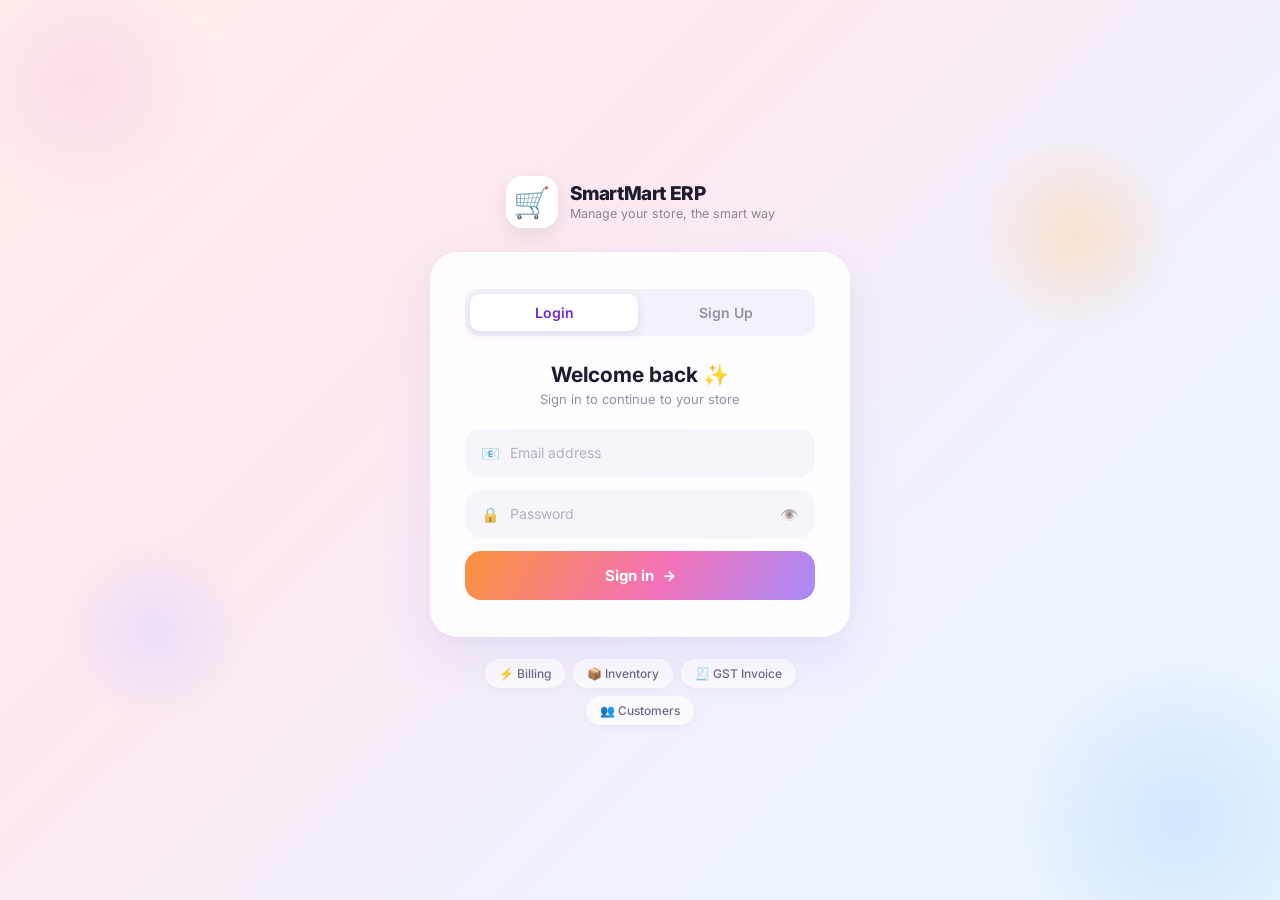
<file: index.html>
<!DOCTYPE html>
<html lang="en">
<head>
    <meta charset="UTF-8">
    <meta name="viewport" content="width=device-width, initial-scale=1.0">
    <title>SmartMart ERP | Dashboard</title>
    <link rel="stylesheet" href="css/dashboard.css">
</head>
<body>

<div class="erp-layout">

    <!--SIDEBAR-->
         
    <aside class="sidebar" id="sidebar">

        <div class="sidebar-logo">
            <div class="logo-icon">🛒</div>
            <div class="logo-text">
                <span class="logo-name">SmartMart</span>
                <span class="logo-sub">ERP System</span>
            </div>
        </div>

        <div class="sidebar-user">
            <div class="user-avatar" id="sidebarAvatar">A</div>
            <div class="user-info">
                <div class="user-name" id="sidebarName">Admin</div>
                <div class="user-role">Administrator</div>
            </div>
        </div>

        <nav class="sidebar-nav">
            <div class="nav-label">Main Menu</div>

            <a class="nav-item active" onclick="loadModule('dashboard', this)">
                <span class="nav-icon">📊</span>
                <span class="nav-text">Dashboard</span>
            </a>
            <a class="nav-item" onclick="loadModule('billing', this)">
                <span class="nav-icon">🧾</span>
                <span class="nav-text">Billing / POS</span>
            </a>
            <a class="nav-item" onclick="loadModule('inventory', this)">
                <span class="nav-icon">📦</span>
                <span class="nav-text">Inventory</span>
            </a>

            <div class="nav-label">Management</div>

            <a class="nav-item" onclick="loadModule('customers', this)">
                <span class="nav-icon">👥</span>
                <span class="nav-text">Customers</span>
            </a>
            <a class="nav-item" onclick="loadModule('sales', this)">
                <span class="nav-icon">💰</span>
                <span class="nav-text">Sales</span>
            </a>
            <a class="nav-item" onclick="loadModule('settings', this)">
                <span class="nav-icon">⚙️</span>
                <span class="nav-text">Settings</span>
            </a>
        </nav>

        <div class="sidebar-footer">
            <a class="nav-item logout-item" onclick="handleLogout()">
                <span class="nav-icon">🚪</span>
                <span class="nav-text">Logout</span>
            </a>
        </div>

    </aside>

    <!--MAIN CONTENT--> 
         
    <div class="main-wrap">

        <!-- Topbar -->
        <header class="topbar">
            <div class="topbar-left">
                <button class="menu-btn" onclick="toggleSidebar()">☰</button>
                <span class="page-title" id="pageTitle">Dashboard</span>
            </div>
            <div class="topbar-right">
                <div class="topbar-user">
                    <div class="topbar-avatar" id="topbarAvatar">A</div>
                    <span class="topbar-name" id="topbarName">Admin</span>
                </div>
            </div>
        </header>

        <!-- Content Area — JS inject karega -->
        <main class="content" id="content-area"></main>

    </div>

</div>

<!-- ════ PRODUCT MODAL ════ -->
<div class="modal-overlay" id="productModal">
    <div class="modal-box">
        <div class="modal-head">
            <h3 id="modalTitle">Add Product</h3>
            <button class="modal-close" onclick="closeModal('productModal')">✕</button>
        </div>
        <div class="form-row-2">
            <div class="form-group">
                <label>Product Name</label>
                <input type="text" id="prodName" placeholder="e.g. Wireless Mouse">
            </div>
            <div class="form-group">
                <label>Category</label>
                <select id="prodCategory">
                    <option>Electronics</option>
                    <option>Furniture</option>
                    <option>Stationery</option>
                    <option>Grocery</option>
                    <option>Clothing</option>
                </select>
            </div>
        </div>
        <div class="form-row-2">
            <div class="form-group">
                <label>Price (₹)</label>
                <input type="number" id="prodPrice" placeholder="Amount">
            </div>
            <div class="form-group">
                <label>GST Rate (%)</label>
                <select id="prodGst">
                    <option value="2" selected>2%</option>
                    <option value="5">5%</option>
                    <option value="12">12%</option>
                    <option value="18">18%</option>
                    <option value="28">28%</option>
                </select>
            </div>
        </div>
        <div class="form-group">
            <label>Stock Quantity</label>
            <input type="number" id="prodStock" placeholder="e.g. 50">
        </div>
        <button class="btn btn-primary btn-full" onclick="submitProduct()">
            💾 Save Product
        </button>
    </div>
</div>

<!-- CUSTOMER MODAL -->
<div class="modal-overlay" id="customerModal">
    <div class="modal-box">
        <div class="modal-head">
            <h3>Add Customer</h3>
            <button class="modal-close" onclick="closeModal('customerModal')">✕</button>
        </div>
        <div class="form-group">
            <label>Full Name</label>
            <input type="text" id="custName" placeholder="Enter name">
        </div>
        <div class="form-group">
            <label>Phone Number</label>
            <input type="tel" id="custPhone" placeholder="e.g. 9876543210">
        </div>
        <div class="form-group">
            <label>Email (Optional)</label>
            <input type="email" id="custEmail" placeholder="Enter email">
        </div>
        <button class="btn btn-primary btn-full" onclick="submitCustomer()">
            💾 Save Customer
        </button>
    </div>
</div>

<!-- Toast container -->
<div class="toast-container" id="toastContainer"></div>

<script src="js/app.js"></script>

</body>
</html>
</file>
<file: css/dashboard.css>
/* =============================================
   SmartMart ERP  css/dashboard.css
   Professional clean dashboard
   ============================================= */
 
@import url('https://fonts.googleapis.com/css2?family=Inter:wght@400;500;600;700;800&display=swap');
 
*, *::before, *::after { box-sizing: border-box; margin: 0; padding: 0; }
 
:root {
    --primary:        #6366f1;
    --primary-light:  #eef2ff;
    --primary-dark:   #4f46e5;
    --success:        #10b981;
    --success-light:  #ecfdf5;
    --warning:        #f59e0b;
    --warning-light:  #fffbeb;
    --danger:         #ef4444;
    --danger-light:   #fef2f2;
 
    --sidebar-bg:     #1e1b2e;
    --sidebar-w:      240px;
 
    --bg:             #f8f9fc;
    --surface:        #ffffff;
    --border:         #e8eaed;
    --text:           #111827;
    --text-2:         #4b5563;
    --text-3:         #9ca3af;
 
    --topbar-h:       60px;
    --radius:         12px;
    --shadow:         0 1px 4px rgba(0,0,0,0.06);
    --shadow-md:      0 4px 16px rgba(0,0,0,0.08);
}
 
html, body { height: 100%; font-family: 'Inter', sans-serif; background: var(--bg); color: var(--text); }
 
/* ════════════════════════════════
   LAYOUT
════════════════════════════════ */
.erp-layout {
    display: flex;
    height: 100vh;
    overflow: hidden;
}
 
/* ════════════════════════════════
   SIDEBAR
════════════════════════════════ */
.sidebar {
    width: var(--sidebar-w);
    background: var(--sidebar-bg);
    height: 100vh;
    display: flex;
    flex-direction: column;
    flex-shrink: 0;
    transition: width 0.25s ease;
    overflow: hidden;
    z-index: 100;
}
 
.sidebar-logo {
    display: flex;
    align-items: center;
    gap: 10px;
    padding: 20px 18px;
    border-bottom: 1px solid rgba(255,255,255,0.06);
    flex-shrink: 0;
}
 
.logo-icon {
    font-size: 24px;
    width: 40px; height: 40px;
    background: linear-gradient(135deg, #6366f1, #8b5cf6);
    border-radius: 10px;
    display: flex;
    align-items: center;
    justify-content: center;
    flex-shrink: 0;
}
 
.logo-name {
    display: block;
    font-size: 15px;
    font-weight: 700;
    color: #ffffff;
    line-height: 1.2;
}
 
.logo-sub {
    display: block;
    font-size: 10.5px;
    color: #6b7280;
    margin-top: 1px;
}
 
.sidebar-user {
    display: flex;
    align-items: center;
    gap: 10px;
    padding: 14px 18px;
    margin: 8px 10px;
    background: rgba(255,255,255,0.04);
    border-radius: 10px;
    flex-shrink: 0;
}
 
.user-avatar {
    width: 34px; height: 34px;
    border-radius: 50%;
    background: linear-gradient(135deg, #6366f1, #ec4899);
    color: white;
    font-size: 14px;
    font-weight: 700;
    display: flex;
    align-items: center;
    justify-content: center;
    flex-shrink: 0;
}
 
.user-name { font-size: 13px; font-weight: 600; color: #e5e7eb; }
.user-role { font-size: 10.5px; color: #6b7280; margin-top: 1px; }
 
.sidebar-nav {
    flex: 1;
    padding: 8px 10px;
    overflow-y: auto;
}
 
.nav-label {
    font-size: 10px;
    font-weight: 700;
    color: #4b5563;
    text-transform: uppercase;
    letter-spacing: 0.08em;
    padding: 14px 10px 6px;
}
 
.nav-item {
    display: flex;
    align-items: center;
    gap: 10px;
    padding: 10px 12px;
    border-radius: 9px;
    color: #9ca3af;
    font-size: 13.5px;
    font-weight: 500;
    cursor: pointer;
    transition: all 0.15s ease;
    margin-bottom: 2px;
    text-decoration: none;
}
 
.nav-item:hover {
    background: rgba(255,255,255,0.06);
    color: #e5e7eb;
}
 
.nav-item.active {
    background: linear-gradient(90deg, rgba(99,102,241,0.25), rgba(99,102,241,0.08));
    color: #a5b4fc;
    border-left: 3px solid #6366f1;
}
 
.nav-icon { font-size: 16px; width: 20px; text-align: center; flex-shrink: 0; }
 
.sidebar-footer {
    padding: 10px;
    border-top: 1px solid rgba(255,255,255,0.06);
    flex-shrink: 0;
}
 
.logout-item { color: #6b7280 !important; }
.logout-item:hover {
    background: rgba(239,68,68,0.1) !important;
    color: #fca5a5 !important;
}
 
/* ════════════════════════════════
   MAIN WRAPPER
════════════════════════════════ */
.main-wrap {
    flex: 1;
    display: flex;
    flex-direction: column;
    overflow: hidden;
    min-width: 0;
}
 
/* ════ TOPBAR ════ */
.topbar {
    height: var(--topbar-h);
    background: var(--surface);
    border-bottom: 1px solid var(--border);
    display: flex;
    align-items: center;
    justify-content: space-between;
    padding: 0 24px;
    flex-shrink: 0;
    box-shadow: var(--shadow);
}
 
.topbar-left { display: flex; align-items: center; gap: 14px; }
 
.menu-btn {
    background: none;
    border: none;
    font-size: 20px;
    cursor: pointer;
    color: var(--text-2);
    width: 36px; height: 36px;
    border-radius: 8px;
    display: flex;
    align-items: center;
    justify-content: center;
    transition: background 0.15s;
}
.menu-btn:hover { background: var(--bg); }
 
.page-title { font-size: 16px; font-weight: 600; color: var(--text); }
 
.topbar-right { display: flex; align-items: center; gap: 12px; }
 
.topbar-user {
    display: flex;
    align-items: center;
    gap: 9px;
    font-size: 13.5px;
    color: var(--text-2);
}
 
.topbar-avatar {
    width: 34px; height: 34px;
    border-radius: 50%;
    background: linear-gradient(135deg, #6366f1, #ec4899);
    color: white;
    font-size: 13px;
    font-weight: 700;
    display: flex;
    align-items: center;
    justify-content: center;
}
 
/* ════ CONTENT ════ */
.content {
    flex: 1;
    overflow-y: auto;
    padding: 24px;
}
 
/* ════════════════════════════════
   PAGE HEADER
════════════════════════════════ */
.page-header {
    display: flex;
    align-items: center;
    justify-content: space-between;
    margin-bottom: 24px;
}
 
.page-header h1 {
    font-size: 20px;
    font-weight: 700;
    color: var(--text);
}
 
.page-header p {
    font-size: 13px;
    color: var(--text-3);
    margin-top: 2px;
}
 
/* ════════════════════════════════
   STAT CARDS
════════════════════════════════ */
.stats-grid {
    display: grid;
    grid-template-columns: repeat(auto-fit, minmax(200px, 1fr));
    gap: 16px;
    margin-bottom: 24px;
}
 
.stat-card {
    background: var(--surface);
    border: 1px solid var(--border);
    border-radius: 14px;
    padding: 20px;
    display: flex;
    align-items: center;
    gap: 16px;
    box-shadow: var(--shadow);
    transition: box-shadow 0.2s, transform 0.2s;
    animation: cardIn 0.4s ease backwards;
}
 
.stat-card:nth-child(1) { animation-delay: 0.05s; }
.stat-card:nth-child(2) { animation-delay: 0.10s; }
.stat-card:nth-child(3) { animation-delay: 0.15s; }
.stat-card:nth-child(4) { animation-delay: 0.20s; }
 
@keyframes cardIn {
    from { opacity: 0; transform: translateY(12px); }
    to   { opacity: 1; transform: translateY(0); }
}
 
.stat-card:hover {
    box-shadow: var(--shadow-md);
    transform: translateY(-2px);
}
 
.stat-icon {
    width: 50px; height: 50px;
    border-radius: 12px;
    display: flex;
    align-items: center;
    justify-content: center;
    font-size: 22px;
    flex-shrink: 0;
}
 
.stat-icon.blue   { background: var(--primary-light); }
.stat-icon.green  { background: var(--success-light); }
.stat-icon.amber  { background: var(--warning-light); }
.stat-icon.red    { background: var(--danger-light);  }
 
.stat-val {
    font-size: 24px;
    font-weight: 700;
    color: var(--text);
    line-height: 1.1;
}
 
.stat-label {
    font-size: 12px;
    color: var(--text-3);
    margin-top: 3px;
    font-weight: 500;
}
 
/* ════════════════════════════════
   GRID 2-COL LAYOUT
════════════════════════════════ */
.grid-2 {
    display: grid;
    grid-template-columns: 1fr 1fr;
    gap: 16px;
}
 
/* ════════════════════════════════
   SECTION BOX
════════════════════════════════ */
.section-box {
    background: var(--surface);
    border: 1px solid var(--border);
    border-radius: 14px;
    box-shadow: var(--shadow);
    overflow: hidden;
    animation: cardIn 0.4s ease 0.2s backwards;
}
 
.section-head {
    display: flex;
    align-items: center;
    justify-content: space-between;
    padding: 16px 20px;
    border-bottom: 1px solid var(--border);
}
 
.section-head h2 {
    font-size: 14px;
    font-weight: 600;
    color: var(--text);
}

 
/* ════════════════════════════════
   TABLE
════════════════════════════════ */
.data-table {
    width: 100%;
    border-collapse: collapse;
}
 
.data-table th {
    padding: 11px 16px;
    font-size: 11px;
    font-weight: 600;
    color: var(--text-3);
    text-transform: uppercase;
    letter-spacing: 0.06em;
    background: #fafafa;
    border-bottom: 1px solid var(--border);
    text-align: left;
}
 
.data-table td {
    padding: 12px 16px;
    font-size: 13.5px;
    color: var(--text-2);
    border-bottom: 1px solid #f3f4f6;
}
 
.data-table tbody tr:last-child td { border-bottom: none; }
.data-table tbody tr:hover { background: #fafafa; }
 
/* ════════════════════════════════
   BADGES
════════════════════════════════ */
.badge {
    display: inline-block;
    padding: 3px 10px;
    border-radius: 20px;
    font-size: 11.5px;
    font-weight: 600;
}
 
.badge-success { background: var(--success-light); color: var(--success); }
.badge-warning { background: var(--warning-light); color: var(--warning); }
.badge-danger  { background: var(--danger-light);  color: var(--danger);  }
.badge-primary { background: var(--primary-light); color: var(--primary); }
 
/* ════════════════════════════════
   BUTTONS
════════════════════════════════ */
.btn {
    display: inline-flex;
    align-items: center;
    gap: 6px;
    padding: 9px 18px;
    border-radius: 9px;
    font-size: 13.5px;
    font-weight: 600;
    font-family: 'Inter', sans-serif;
    cursor: pointer;
    border: none;
    transition: all 0.15s ease;
}
 
.btn:hover { transform: translateY(-1px); }
.btn:active { transform: translateY(0); }
 
.btn-primary { background: var(--primary); color: white; }
.btn-primary:hover { background: var(--primary-dark); box-shadow: 0 6px 16px rgba(99,102,241,0.3); }
 
.btn-danger  { background: var(--danger);  color: white; }
.btn-danger:hover  { background: #dc2626; }
 
.btn-ghost {
    background: transparent;
    color: var(--text-2);
    border: 1px solid var(--border);
}
.btn-ghost:hover { background: var(--bg); }
 
.btn-sm { padding: 5px 12px; font-size: 12px; }
.btn-full { width: 100%; justify-content: center; }
 
.btn-edit { background: #eff6ff; color: #2563eb; border: none; padding: 5px 11px; border-radius: 7px; font-size: 12px; font-weight: 600; cursor: pointer; }
.btn-edit:hover { background: #2563eb; color: white; }
.btn-del  { background: #fef2f2; color: #ef4444; border: none; padding: 5px 11px; border-radius: 7px; font-size: 12px; font-weight: 600; cursor: pointer; margin-left: 4px; }
.btn-del:hover  { background: #ef4444; color: white; }
 
/* ════════════════════════════════
   FORMS
════════════════════════════════ */
.form-group {
    display: flex;
    flex-direction: column;
    gap: 5px;
    margin-bottom: 14px;
}
 
.form-group label {
    font-size: 12.5px;
    font-weight: 600;
    color: var(--text-2);
}
 
.form-group input,
.form-group select {
    padding: 10px 13px;
    border: 1.5px solid var(--border);
    border-radius: 9px;
    font-size: 13.5px;
    font-family: 'Inter', sans-serif;
    color: var(--text);
    background: #fafafa;
    outline: none;
    transition: all 0.2s ease;
}
 
.form-group input:focus,
.form-group select:focus {
    border-color: var(--primary);
    background: white;
    box-shadow: 0 0 0 3px rgba(99,102,241,0.10);
}
 
.form-row-2 { display: grid; grid-template-columns: 1fr 1fr; gap: 12px; }
 
.search-bar {
    width: 100%;
    padding: 12px 16px 12px 40px; /* Left side mein icon ke liye jagah */
    border-radius: 12px;
    border: 1.5px solid var(--border);
    background: var(--bg);
    color: var(--text);
    font-size: 14px;
    transition: all 0.3s ease;
    outline: none;
    background-image: url('data:image/svg+xml;utf8,<svg xmlns="http://www.w3.org/2000/svg" fill="none" viewBox="0 0 24 24" stroke="%239ca3af" stroke-width="2"><path stroke-linecap="round" stroke-linejoin="round" d="M21 21l-6-6m2-5a7 7 0 11-14 0 7 7 0 0114 0z"/></svg>');
    background-repeat: no-repeat;
    background-position: 12px center;
    background-size: 18px;
}

.search-bar:focus {
    border-color: var(--primary);
    box-shadow: 0 0 0 4px rgba(var(--primary-rgb), 0.1);
    background-color: var(--card-bg);
}

/* Dark mode mein icon ka color change karne ke liye */
.dark-mode .search-bar {
    background-image: url('data:image/svg+xml;utf8,<svg xmlns="http://www.w3.org/2000/svg" fill="none" viewBox="0 0 24 24" stroke="%236b7280" stroke-width="2"><path stroke-linecap="round" stroke-linejoin="round" d="M21 21l-6-6m2-5a7 7 0 11-14 0 7 7 0 0114 0z"/></svg>');
}
 
/* Toolbar */
.toolbar {
    display: flex;
    align-items: center;
    justify-content: space-between;
    margin-bottom: 16px;
    gap: 12px;
}
 
/* ════════════════════════════════
   MODAL
════════════════════════════════ */
.modal-overlay {
    display: none;
    position: fixed;
    inset: 0;
    background: rgba(0,0,0,0.4);
    z-index: 500;
    align-items: center;
    justify-content: center;
    animation: fadeIn 0.2s ease;
}
 
.modal-overlay.open { display: flex; }
 
@keyframes fadeIn {
    from { opacity: 0; }
    to   { opacity: 1; }
}
 
.modal-box {
    background: white;
    border-radius: 18px;
    padding: 28px 30px;
    width: 100%;
    max-width: 460px;
    box-shadow: 0 20px 60px rgba(0,0,0,0.15);
    animation: modalIn 0.25s ease;
}
 
@keyframes modalIn {
    from { opacity: 0; transform: scale(0.95) translateY(10px); }
    to   { opacity: 1; transform: scale(1) translateY(0); }
}
 
.modal-head {
    display: flex;
    align-items: center;
    justify-content: space-between;
    margin-bottom: 22px;
}
 
.modal-head h3 { font-size: 16px; font-weight: 700; }
 
.modal-close {
    background: var(--bg);
    border: none;
    width: 30px; height: 30px;
    border-radius: 8px;
    cursor: pointer;
    font-size: 14px;
    display: flex;
    align-items: center;
    justify-content: center;
    color: var(--text-2);
    transition: background 0.15s;
}
.modal-close:hover { background: #fee2e2; color: var(--danger); }
 
/* ════════════════════════════════
   BILLING / POS
════════════════════════════════ */
/* Layout Fixes */
.pos-layout {
    display: grid;
    grid-template-columns: 1fr 340px;
    gap: 16px;
    height: calc(100vh - 112px);
    padding: 0 16px; /* Content ko margin diya */
}

.pos-left, .pos-right {
    background: var(--card-bg); /* Dark mode compatible */
    border: 1px solid var(--border);
    border-radius: 14px;
    padding: 18px;
    display: flex;
    flex-direction: column;
    overflow: hidden;
}

/* Product Grid Fix */
.product-grid {
    display: grid;
    grid-template-columns: repeat(auto-fill, minmax(140px, 1fr));
    gap: 12px;
    overflow-y: auto;
    flex: 1;
    margin-top: 14px;
}

.product-tile {
    background: var(--bg);
    border: 1.5px solid var(--border);
    border-radius: 12px;
    padding: 14px 10px;
    cursor: pointer;
    text-align: center;
    transition: all 0.2s ease;
}

.product-tile:hover {
    border-color: var(--primary);
    background: var(--primary-light);
    transform: translateY(-2px);
}

/* Cart Item Styling Fix */
.cart-item {
    display: flex;
    align-items: center;
    gap: 10px;
    padding: 10px 0;
    border-bottom: 1px solid var(--border);
}

.ci-name { 
    flex: 1; 
    font-size: 13px; 
    font-weight: 500; 
    color: var(--text); 
}

/* Quantity Button Fixes */
.qty-btn {
    width: 28px; height: 28px;
    border-radius: 8px; /* Rounded-square look is better */
    border: 1px solid var(--border);
    background: var(--bg);
    cursor: pointer;
    color: var(--text);
    display: flex;
    align-items: center;
    justify-content: center;
    transition: 0.2s;
}
.qty-btn:hover { background: var(--primary); color: white; }

/* GST Summary Fix */
.gst-summary {
    background: var(--bg);
    border-radius: 10px;
    padding: 14px;
    margin-top: 12px;
    border: 1px solid var(--border);
}

.gst-row.total {
    border-top: 1px solid var(--border);
    margin-top: 8px;
    padding-top: 10px;
    color: var(--text);
}
 
/* ════════════════════════════════
   SETTINGS
════════════════════════════════ */
.settings-grid {
    display: grid;
    grid-template-columns: 1fr 1fr;
    gap: 16px;
}
 
.settings-card {
    background: white;
    border: 1px solid var(--border);
    border-radius: 14px;
    padding: 24px;
    box-shadow: var(--shadow);
}
 
.settings-card h3 {
    font-size: 14px;
    font-weight: 700;
    margin-bottom: 18px;
    padding-bottom: 12px;
    border-bottom: 1px solid var(--border);
}
 
/* ════════════════════════════════
   TOAST
════════════════════════════════ */
.toast-container {
    position: fixed;
    top: 18px; right: 18px;
    z-index: 999;
    display: flex;
    flex-direction: column;
    gap: 8px;
}
 
.toast {
    padding: 12px 20px;
    border-radius: 10px;
    font-size: 13.5px;
    font-weight: 500;
    color: white;
    box-shadow: var(--shadow-md);
    min-width: 220px;
    animation: toastIn 0.3s ease;
}
 
@keyframes toastIn {
    from { opacity: 0; transform: translateX(30px); }
    to   { opacity: 1; transform: translateX(0); }
}
 
.toast-success { background: #10b981; }
.toast-error   { background: #ef4444; }
.toast-warning { background: #f59e0b; }
 
/* Empty state */
.empty-state { text-align: center; padding: 40px; color: var(--text-3); }
.empty-state .ei { font-size: 40px; margin-bottom: 12px; }
.empty-state p { font-size: 14px; }
 
/* Sidebar hidden */
.sidebar.collapsed { width: 0; }
 
/* Responsive */
@media (max-width: 768px) {
    .sidebar { position: fixed; height: 100%; z-index: 200; width: 0; }
    .sidebar.open { width: var(--sidebar-w); }
    .main-wrap { width: 100%; }
    .grid-2 { grid-template-columns: 1fr; }
    .settings-grid { grid-template-columns: 1fr; }
    .pos-layout { grid-template-columns: 1fr; height: auto; }
}
</file>
<file: css/style.css>
@import url('https://fonts.googleapis.com/css2?family=Inter:wght@400;500;600;700;800&display=swap');
 
*, *::before, *::after { box-sizing: border-box; margin: 0; padding: 0; }
 
.login-body {
    font-family: 'Inter', sans-serif;
    min-height: 100vh;
    overflow-x: hidden;
    background: linear-gradient(135deg, #fff1eb 0%, #fde8f0 35%, #eef2ff 70%, #e8f5fe 100%);
    display: flex;
    align-items: center;
    justify-content: center;
    position: relative;
    padding: 40px 20px;
}
 
/* Floating soft blobs */
.bg-shape {
    position: fixed;
    border-radius: 50%;
    filter: blur(2px);
    opacity: 0.55;
    z-index: 0;
    animation: floatShape 8s ease-in-out infinite;
}
 
.shape-1 {
    width: 280px; height: 280px;
    background: radial-gradient(circle, #fbcfe8, transparent 70%);
    top: -60px; left: -60px;
    animation-delay: 0s;
}
 
.shape-2 {
    width: 320px; height: 320px;
    background: radial-gradient(circle, #bfdbfe, transparent 70%);
    bottom: -80px; right: -60px;
    animation-delay: 1.5s;
}
 
.shape-3 {
    width: 200px; height: 200px;
    background: radial-gradient(circle, #fed7aa, transparent 70%);
    top: 15%; right: 8%;
    animation-delay: 3s;
}
 
.shape-4 {
    width: 180px; height: 180px;
    background: radial-gradient(circle, #ddd6fe, transparent 70%);
    bottom: 20%; left: 5%;
    animation-delay: 4.5s;
}
 
@keyframes floatShape {
    0%, 100% { transform: translate(0, 0) scale(1); }
    50%       { transform: translate(20px, -25px) scale(1.08); }
}
 
/* Center wrapper */
.center-wrap {
    position: relative;
    z-index: 1;
    width: 100%;
    max-width: 420px;
    display: flex;
    flex-direction: column;
    align-items: center;
}
 
/* Brand row above card */
.brand-row {
    display: flex;
    align-items: center;
    gap: 12px;
    margin-bottom: 24px;
    animation: dropIn 0.6s ease;
}
 
@keyframes dropIn {
    from { opacity: 0; transform: translateY(-16px); }
    to   { opacity: 1; transform: translateY(0); }
}
 
.brand-icon {
    font-size: 30px;
    background: white;
    width: 52px; height: 52px;
    border-radius: 16px;
    display: flex;
    align-items: center;
    justify-content: center;
    box-shadow: 0 6px 20px rgba(0,0,0,0.08);
    animation: bob 3s ease-in-out infinite;
}
 
@keyframes bob {
    0%, 100% { transform: translateY(0) rotate(-3deg); }
    50%       { transform: translateY(-6px) rotate(3deg); }
}
 
.brand-title {
    font-size: 19px;
    font-weight: 800;
    color: #1e1b2e;
    letter-spacing: -0.4px;
}
 
.brand-sub {
    font-size: 12.5px;
    color: #8b8696;
    margin-top: 1px;
}
 
/* Auth card */
.auth-card {
    width: 100%;
    max-width: 420px;
    background: rgba(255,255,255,0.85);
    backdrop-filter: blur(16px);
    border: 1px solid rgba(255,255,255,0.6);
    border-radius: 28px;
    padding: 36px 34px;
    box-shadow:
        0 20px 50px rgba(149,128,255,0.12),
        0 4px 16px rgba(0,0,0,0.04);
    animation: cardRise 0.6s ease 0.1s backwards;
    box-sizing: border-box;
}
 
@keyframes cardRise {
    from { opacity: 0; transform: translateY(24px) scale(0.97); }
    to   { opacity: 1; transform: translateY(0) scale(1); }
}
 
.auth-tabs {
    display: flex;
    background: #f3f1f9;
    border-radius: 14px;
    padding: 5px;
    margin-bottom: 26px;
    gap: 4px;
}
 
.tab-btn {
    flex: 1;
    padding: 10px;
    border: none;
    border-radius: 10px;
    font-size: 14px;
    font-weight: 600;
    cursor: pointer;
    background: transparent;
    color: #9290a3;
    font-family: 'Inter', sans-serif;
    transition: all 0.25s ease;
}
 
.tab-btn.active {
    background: white;
    color: #6d28d9;
    box-shadow: 0 3px 10px rgba(109,40,217,0.12);
}
 
.auth-form { display: none; }
.auth-form.active {
    display: block;
    animation: formFade 0.35s ease;
}
 
@keyframes formFade {
    from { opacity: 0; transform: translateY(6px); }
    to   { opacity: 1; transform: translateY(0); }
}
 
.form-head { margin-bottom: 22px; text-align: center; }
.form-head h2 { font-size: 21px; font-weight: 700; color: #1e1b2e; margin-bottom: 4px; }
.form-head p { font-size: 13px; color: #9290a3; }
 
.input-wrap {
    position: relative;
    margin-bottom: 13px;
}
 
.input-icon {
    position: absolute; left: 16px; top: 50%;
    transform: translateY(-50%);
    font-size: 15px;
    opacity: 0.7;
}
 
.eye-btn {
    position: absolute; right: 16px; top: 50%;
    transform: translateY(-50%);
    font-size: 15px;
    cursor: pointer;
    opacity: 0.5;
    transition: opacity 0.2s;
}
.eye-btn:hover { opacity: 1; }
 
.input-wrap input {
    display: block;
    width: 100%;
    max-width: 100%;
    height: 48px;
    padding: 0 44px;
    border: 1.5px solid transparent;
    border-radius: 16px;
    font-size: 14px;
    font-family: 'Inter', sans-serif;
    color: #1e1b2e;
    background: #f7f5fb;
    outline: none;
    transition: all 0.25s ease;
    box-sizing: border-box;
}
 
.input-wrap input:focus {
    border-color: #c4b5fd;
    background: #ffffff;
    box-shadow: 0 0 0 4px rgba(167,139,250,0.15);
}
 
.input-wrap input::placeholder { color: #b5b1c2; }
 
.auth-btn {
    width: 100%;
    padding: 15px;
    margin-top: 6px;
    border: none;
    border-radius: 16px;
    font-size: 15px;
    font-weight: 700;
    font-family: 'Inter', sans-serif;
    cursor: pointer;
    color: white;
    display: flex;
    align-items: center;
    justify-content: center;
    gap: 8px;
    transition: transform 0.2s ease, box-shadow 0.3s ease;
}
 
.btn-arrow {
    transition: transform 0.2s ease;
}
 
.auth-btn:hover .btn-arrow {
    transform: translateX(3px);
}
 
.login-btn {
    background: linear-gradient(120deg, #fb923c 0%, #f472b6 55%, #a78bfa 100%);
}
.login-btn:hover {
    box-shadow: 0 14px 28px rgba(244,114,182,0.35);
    transform: translateY(-2px);
}
 
.signup-btn {
    background: linear-gradient(120deg, #60a5fa 0%, #818cf8 55%, #a78bfa 100%);
}
.signup-btn:hover {
    box-shadow: 0 14px 28px rgba(129,140,248,0.35);
    transform: translateY(-2px);
}
 
.auth-btn:active { transform: translateY(0) scale(0.98); }
 
.auth-btn:disabled {
    opacity: 0.65;
    cursor: not-allowed;
    transform: none !important;
    box-shadow: none !important;
}
 
.alert-box {
    padding: 12px 16px;
    border-radius: 14px;
    font-size: 13px;
    font-weight: 500;
    margin-bottom: 16px;
    animation: alertPop 0.3s ease;
}
 
@keyframes alertPop {
    from { opacity: 0; transform: scale(0.94); }
    to   { opacity: 1; transform: scale(1); }
}
 
.alert-error   { background: #fff1f2; color: #e11d48; border: 1px solid #fecdd3; }
.alert-success { background: #f0fdf4; color: #16a34a; border: 1px solid #bbf7d0; }
 
.spinner {
    width: 16px; height: 16px;
    border: 2.5px solid rgba(255,255,255,0.35);
    border-top-color: white;
    border-radius: 50%;
    animation: spin 0.65s linear infinite;
    display: inline-block;
}
@keyframes spin { to { transform: rotate(360deg); } }
 
/* Feature pills below card */
.feature-pills {
    display: flex;
    gap: 8px;
    flex-wrap: wrap;
    justify-content: center;
    margin-top: 22px;
    animation: pillsIn 0.6s ease 0.3s backwards;
}
 
@keyframes pillsIn {
    from { opacity: 0; transform: translateY(10px); }
    to   { opacity: 1; transform: translateY(0); }
}
 
.pill {
    font-size: 12px;
    color: #6d6880;
    background: rgba(255,255,255,0.7);
    padding: 7px 14px;
    border-radius: 20px;
    font-weight: 500;
    box-shadow: 0 2px 8px rgba(0,0,0,0.04);
}
 
@media (max-width: 480px) {
    .auth-card { padding: 28px 22px; border-radius: 22px; }
    .brand-title { font-size: 17px; }
    .feature-pills { display: none; }
}
</file>
